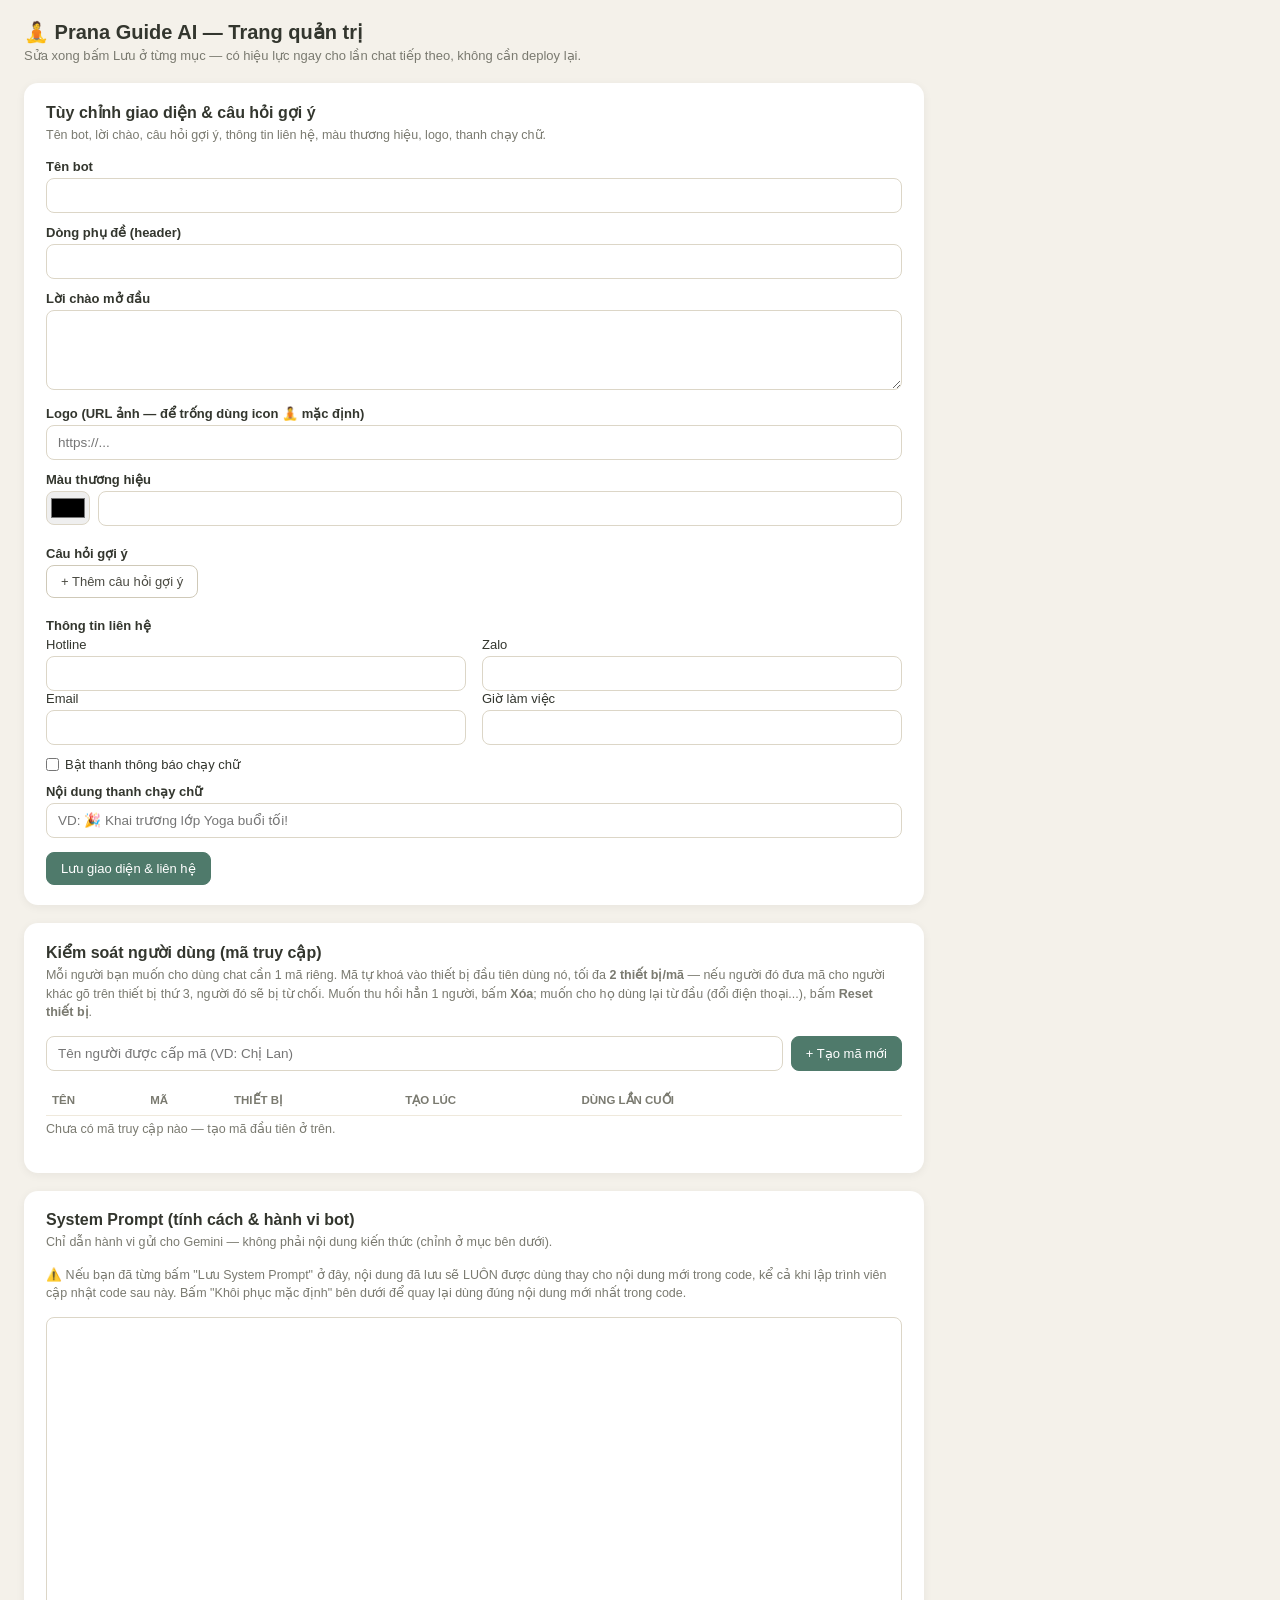
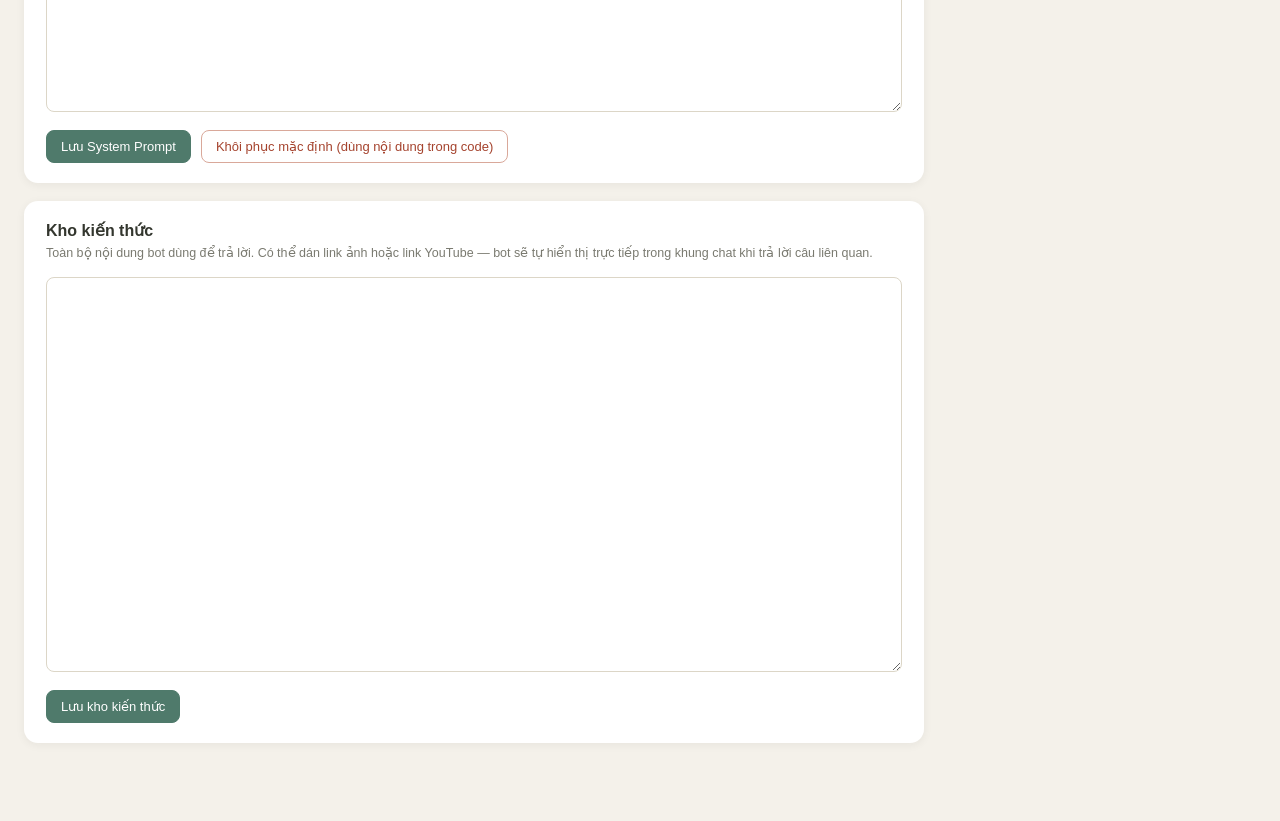
<file: apps-script/Admin.html>
<!DOCTYPE html>
<html>
  <head>
    <base target="_top" />
    <meta charset="UTF-8" />
    <style>
      * { box-sizing: border-box; }
      body {
        margin: 0;
        font-family: "Segoe UI", "Helvetica Neue", Arial, sans-serif;
        background: #f4f1ea;
        color: #33362e;
        padding: 20px 24px 60px;
      }
      h1 {
        font-size: 20px;
        margin: 0 0 4px;
      }
      .subtitle {
        color: #7a7a70;
        font-size: 13px;
        margin: 0 0 20px;
      }
      .card {
        background: #fff;
        border-radius: 14px;
        padding: 20px 22px;
        margin-bottom: 18px;
        box-shadow: 0 2px 10px rgba(30, 40, 35, 0.06);
        max-width: 900px;
      }
      .card h2 {
        margin: 0 0 4px;
        font-size: 16px;
      }
      .hint {
        color: #7a7a70;
        font-size: 12.5px;
        margin: 4px 0 14px;
        line-height: 1.5;
      }
      label {
        display: block;
        font-size: 13px;
        font-weight: 600;
        margin-bottom: 4px;
        margin-top: 12px;
      }
      label:first-of-type { margin-top: 0; }
      input[type="text"],
      textarea {
        width: 100%;
        border: 1px solid #dcd6c7;
        border-radius: 8px;
        padding: 9px 11px;
        font-size: 13.5px;
        font-family: inherit;
      }
      textarea {
        resize: vertical;
      }
      textarea.code {
        font-family: ui-monospace, Consolas, monospace;
        font-size: 12.5px;
        line-height: 1.5;
      }
      .grid-2 {
        display: grid;
        grid-template-columns: 1fr 1fr;
        gap: 0 16px;
      }
      .question-row {
        display: grid;
        grid-template-columns: 1fr 1.4fr auto;
        gap: 8px;
        margin-bottom: 8px;
        align-items: center;
      }
      .question-row input { margin: 0; }
      .btn {
        border: 1px solid #cfc9b8;
        background: #fff;
        color: #4a4a42;
        font-size: 13px;
        font-weight: 500;
        padding: 8px 14px;
        border-radius: 8px;
        cursor: pointer;
      }
      .btn:hover { background: #f4f1ea; }
      .btn-primary {
        background: #4f7a6b;
        border-color: #4f7a6b;
        color: #fff;
      }
      .btn-primary:hover { background: #436a5d; }
      .btn-danger {
        border-color: #d9a89a;
        color: #a5432e;
      }
      .btn-danger:hover { background: #fdf1ec; }
      .btn:disabled { opacity: 0.55; cursor: not-allowed; }
      .save-bar {
        margin-top: 14px;
        display: flex;
        align-items: center;
        gap: 10px;
      }
      .status {
        font-size: 12.5px;
      }
      .status.ok { color: #33502e; }
      .status.error { color: #a5432e; }
      .color-row {
        display: flex;
        gap: 8px;
        align-items: center;
      }
      .color-row input[type="color"] {
        width: 44px;
        height: 34px;
        padding: 2px;
        border: 1px solid #dcd6c7;
        border-radius: 8px;
      }
      .checkbox-row {
        display: flex;
        align-items: center;
        gap: 6px;
        font-size: 13px;
        margin-top: 12px;
      }
      .checkbox-row input { margin: 0; }
      .access-new-row {
        display: flex;
        gap: 8px;
        margin-bottom: 4px;
      }
      .access-new-row input {
        flex: 1;
      }
      .access-table {
        width: 100%;
        border-collapse: collapse;
        margin-top: 14px;
        font-size: 12.5px;
      }
      .access-table th,
      .access-table td {
        text-align: left;
        padding: 8px 6px;
        border-bottom: 1px solid #efe9dc;
        vertical-align: middle;
      }
      .access-table th {
        color: #7a7a70;
        font-weight: 600;
        font-size: 11.5px;
        text-transform: uppercase;
      }
      .access-table code {
        background: #f4f1ea;
        padding: 2px 6px;
        border-radius: 6px;
        font-size: 12px;
        letter-spacing: 0.5px;
      }
      .access-table .btn {
        padding: 5px 10px;
        font-size: 12px;
      }
      .access-actions {
        display: flex;
        gap: 6px;
        white-space: nowrap;
      }
      .access-new-code-banner {
        background: #eef4ec;
        border: 1px solid #cfe0d2;
        border-radius: 10px;
        padding: 10px 14px;
        margin: 10px 0;
        font-size: 13px;
      }
      .access-new-code-banner code {
        font-size: 16px;
        font-weight: 700;
        letter-spacing: 1.5px;
        color: #2f4a3f;
      }
    </style>
  </head>
  <body>
    <h1>🧘 Prana Guide AI — Trang quản trị</h1>
    <p class="subtitle">Sửa xong bấm Lưu ở từng mục — có hiệu lực ngay cho lần chat tiếp theo, không cần deploy lại.</p>

    <div id="global-status"></div>

    <section class="card">
      <h2>Tùy chỉnh giao diện & câu hỏi gợi ý</h2>
      <p class="hint">Tên bot, lời chào, câu hỏi gợi ý, thông tin liên hệ, màu thương hiệu, logo, thanh chạy chữ.</p>

      <label>Tên bot</label>
      <input type="text" id="cfg-botName" />

      <label>Dòng phụ đề (header)</label>
      <input type="text" id="cfg-botSubtitle" />

      <label>Lời chào mở đầu</label>
      <textarea id="cfg-greeting" rows="4"></textarea>

      <label>Logo (URL ảnh — để trống dùng icon 🧘 mặc định)</label>
      <input type="text" id="cfg-logoUrl" placeholder="https://..." />

      <label>Màu thương hiệu</label>
      <div class="color-row">
        <input type="color" id="cfg-primaryColorPicker" />
        <input type="text" id="cfg-primaryColor" style="flex:1" />
      </div>

      <label style="margin-top:20px;">Câu hỏi gợi ý</label>
      <div id="questions-list"></div>
      <button type="button" class="btn" id="btn-add-question">+ Thêm câu hỏi gợi ý</button>

      <label style="margin-top:20px;">Thông tin liên hệ</label>
      <div class="grid-2">
        <div>
          <label style="margin-top:0;font-weight:400;">Hotline</label>
          <input type="text" id="cfg-hotline" />
        </div>
        <div>
          <label style="margin-top:0;font-weight:400;">Zalo</label>
          <input type="text" id="cfg-zalo" />
        </div>
        <div>
          <label style="margin-top:0;font-weight:400;">Email</label>
          <input type="text" id="cfg-email" />
        </div>
        <div>
          <label style="margin-top:0;font-weight:400;">Giờ làm việc</label>
          <input type="text" id="cfg-hours" />
        </div>
      </div>

      <div class="checkbox-row">
        <input type="checkbox" id="cfg-marqueeEnabled" />
        <label style="margin:0;font-weight:400;">Bật thanh thông báo chạy chữ</label>
      </div>
      <label>Nội dung thanh chạy chữ</label>
      <input type="text" id="cfg-marqueeText" placeholder="VD: 🎉 Khai trương lớp Yoga buổi tối!" />

      <div class="save-bar">
        <button type="button" class="btn btn-primary" id="btn-save-config">Lưu giao diện & liên hệ</button>
        <span class="status" id="status-config"></span>
      </div>
    </section>

    <section class="card">
      <h2>Kiểm soát người dùng (mã truy cập)</h2>
      <p class="hint">
        Mỗi người bạn muốn cho dùng chat cần 1 mã riêng. Mã tự khoá vào thiết bị đầu tiên dùng nó, tối đa
        <strong>2 thiết bị/mã</strong> — nếu người đó đưa mã cho người khác gõ trên thiết bị thứ 3, người đó sẽ bị từ
        chối. Muốn thu hồi hẳn 1 người, bấm <strong>Xóa</strong>; muốn cho họ dùng lại từ đầu (đổi điện thoại...),
        bấm <strong>Reset thiết bị</strong>.
      </p>

      <div class="access-new-row">
        <input type="text" id="access-new-label" placeholder="Tên người được cấp mã (VD: Chị Lan)" />
        <button type="button" class="btn btn-primary" id="btn-create-access">+ Tạo mã mới</button>
      </div>
      <div class="status" id="status-access-create"></div>

      <table class="access-table" id="access-table">
        <thead>
          <tr>
            <th>Tên</th>
            <th>Mã</th>
            <th>Thiết bị</th>
            <th>Tạo lúc</th>
            <th>Dùng lần cuối</th>
            <th></th>
          </tr>
        </thead>
        <tbody id="access-table-body"></tbody>
      </table>
      <p class="hint" id="access-empty-hint">Chưa có mã truy cập nào — tạo mã đầu tiên ở trên.</p>
    </section>

    <section class="card">
      <h2>System Prompt (tính cách & hành vi bot)</h2>
      <p class="hint">Chỉ dẫn hành vi gửi cho Gemini — không phải nội dung kiến thức (chỉnh ở mục bên dưới).</p>
      <p class="hint">⚠️ Nếu bạn đã từng bấm "Lưu System Prompt" ở đây, nội dung đã lưu sẽ LUÔN được dùng thay cho nội dung mới trong code, kể cả khi lập trình viên cập nhật code sau này. Bấm "Khôi phục mặc định" bên dưới để quay lại dùng đúng nội dung mới nhất trong code.</p>
      <textarea class="code" id="system-prompt" rows="20"></textarea>
      <div class="save-bar">
        <button type="button" class="btn btn-primary" id="btn-save-prompt">Lưu System Prompt</button>
        <button type="button" class="btn btn-danger" id="btn-reset-prompt">Khôi phục mặc định (dùng nội dung trong code)</button>
        <span class="status" id="status-prompt"></span>
      </div>
    </section>

    <section class="card">
      <h2>Kho kiến thức</h2>
      <p class="hint">
        Toàn bộ nội dung bot dùng để trả lời. Có thể dán link ảnh hoặc link YouTube — bot sẽ tự hiển thị trực tiếp
        trong khung chat khi trả lời câu liên quan.
      </p>
      <div class="hint" id="knowledge-length"></div>
      <textarea class="code" id="knowledge-base" rows="20"></textarea>
      <div class="save-bar">
        <button type="button" class="btn btn-primary" id="btn-save-knowledge">Lưu kho kiến thức</button>
        <span class="status" id="status-knowledge"></span>
      </div>
    </section>

    <?!= include_('AdminJS'); ?>
  </body>
</html>
</file>
